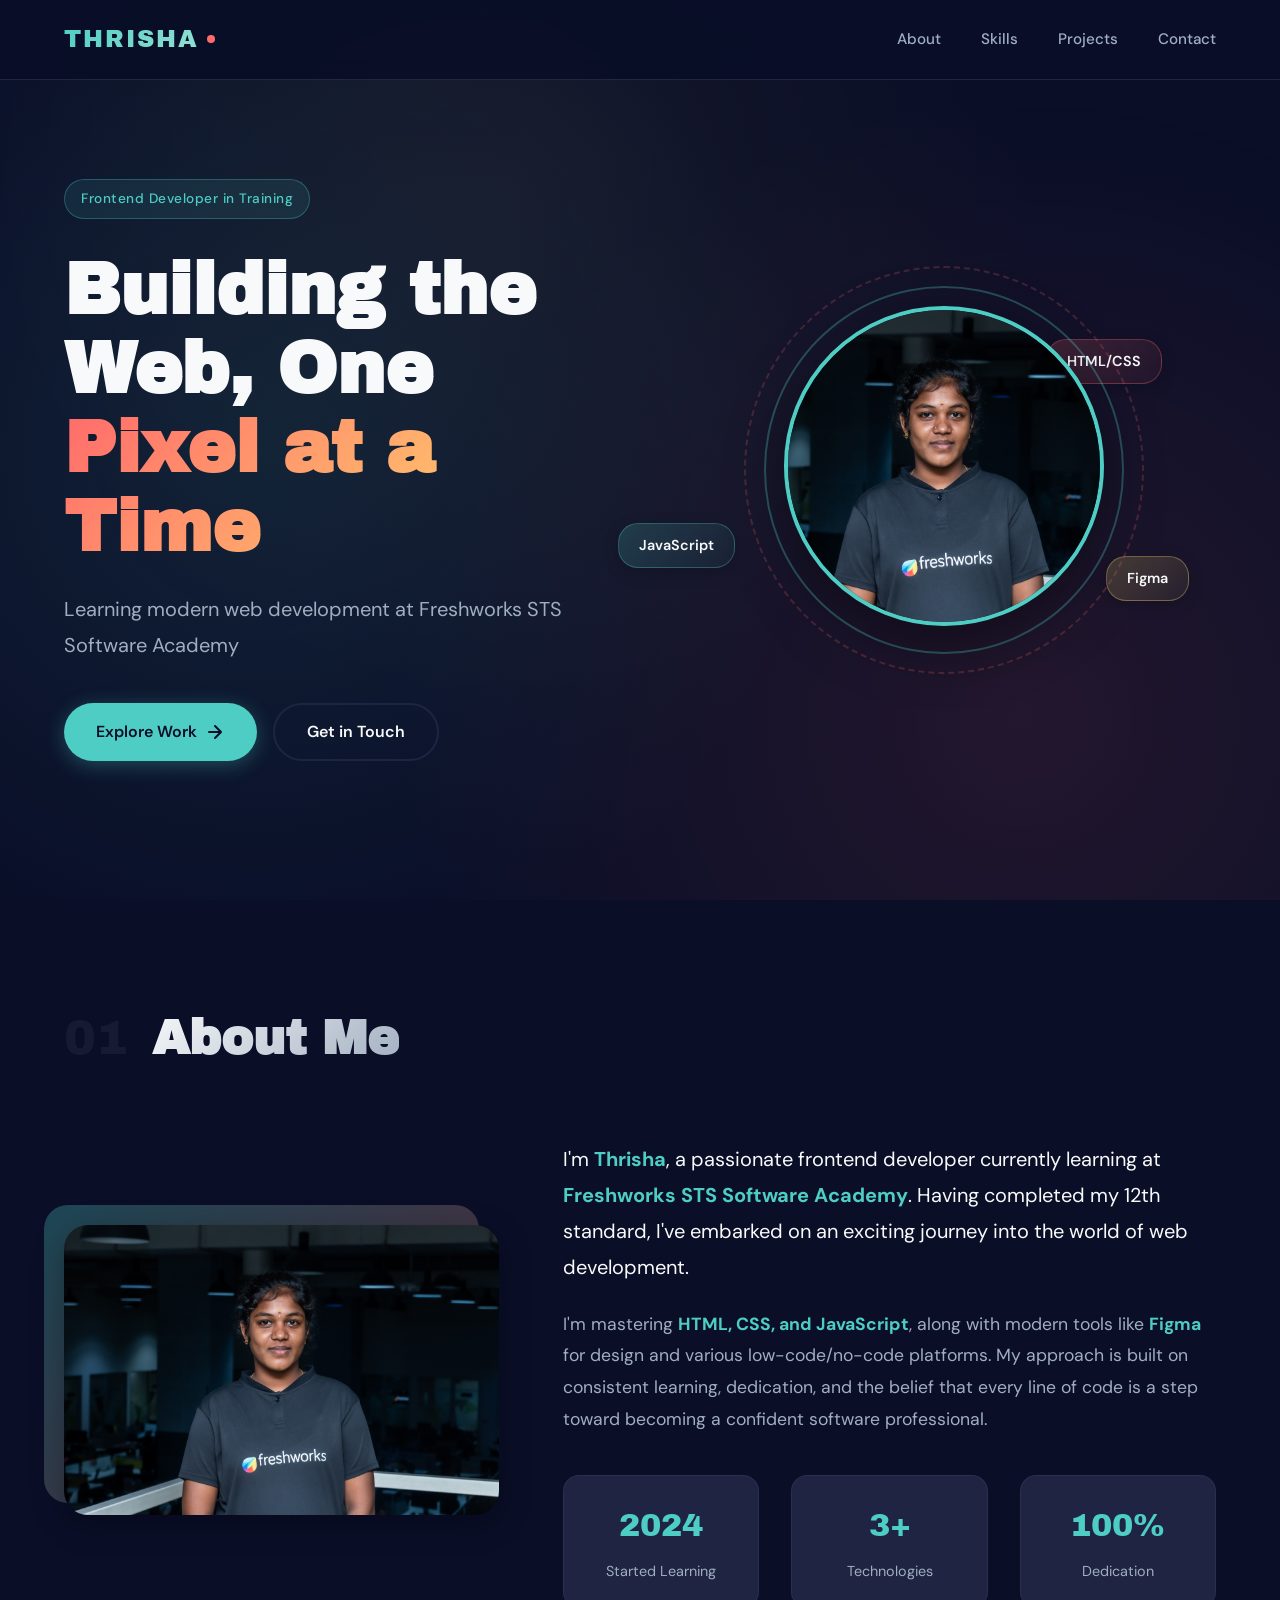
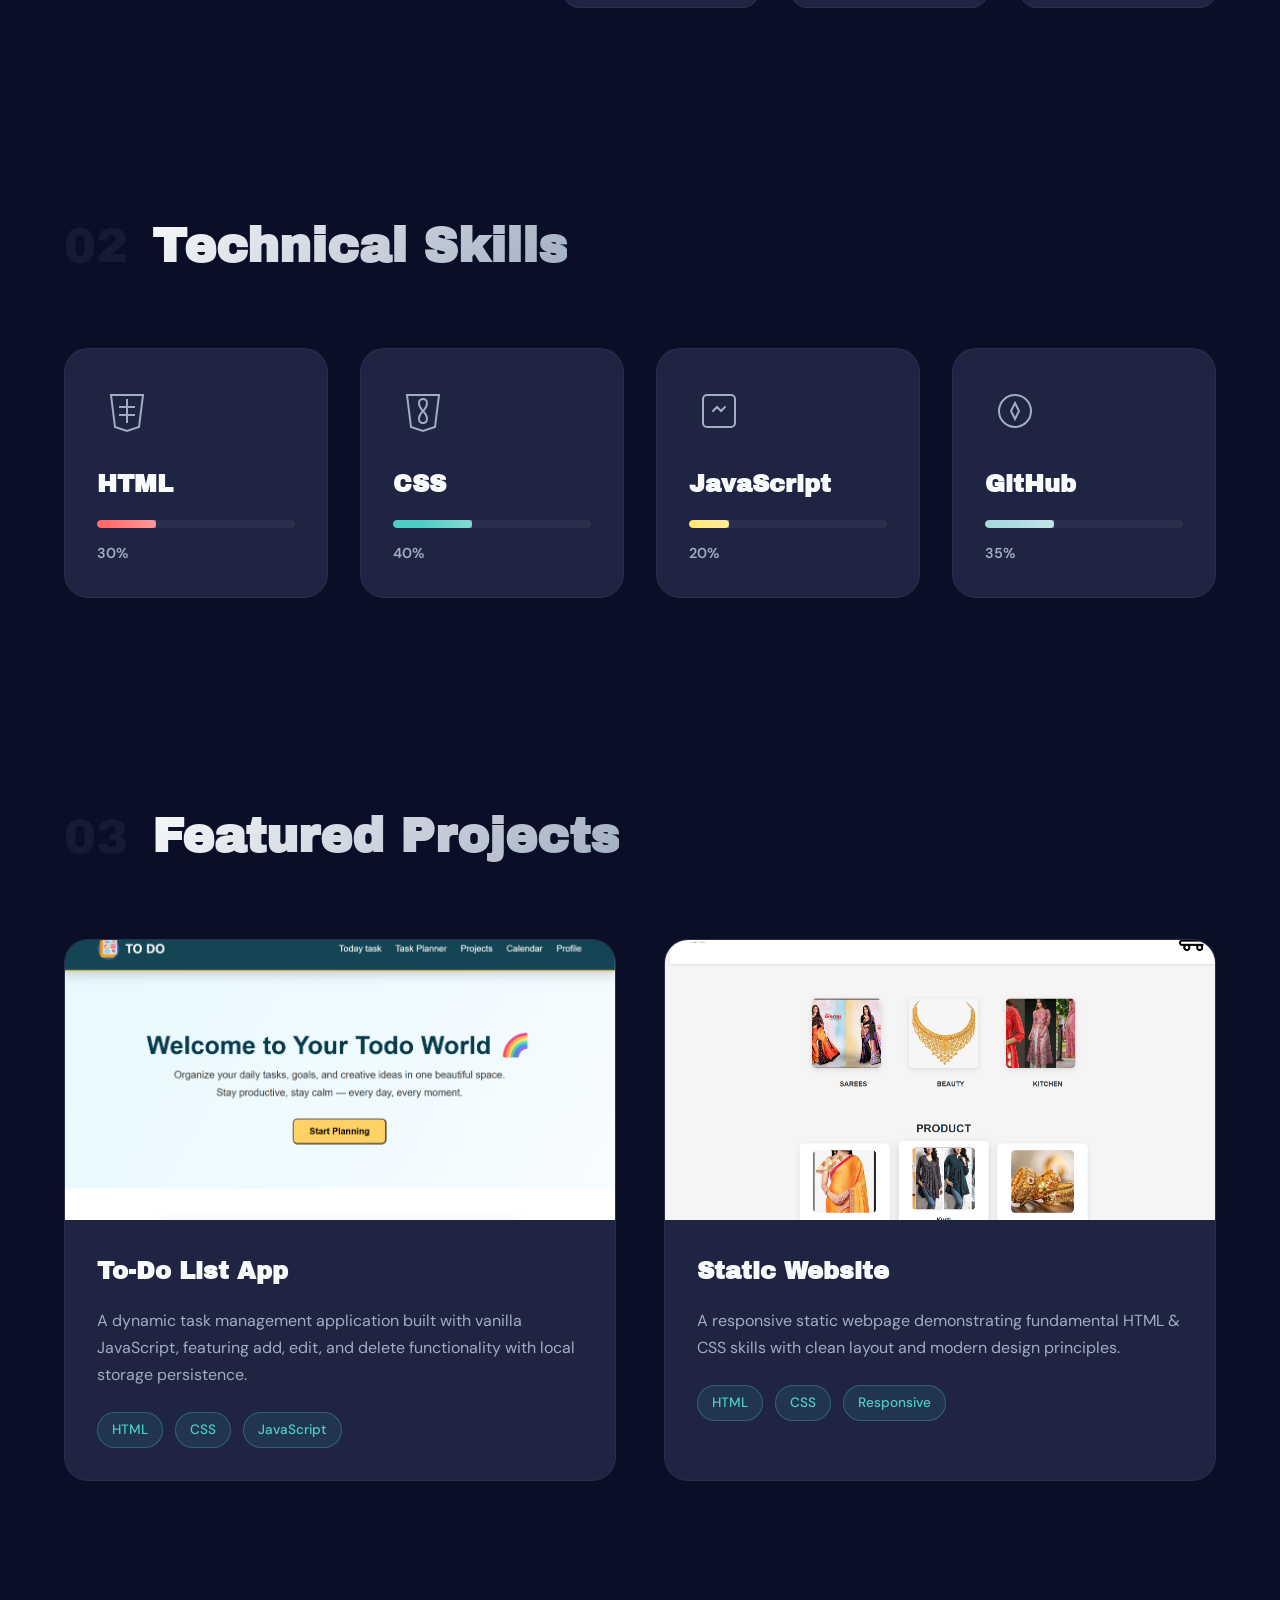
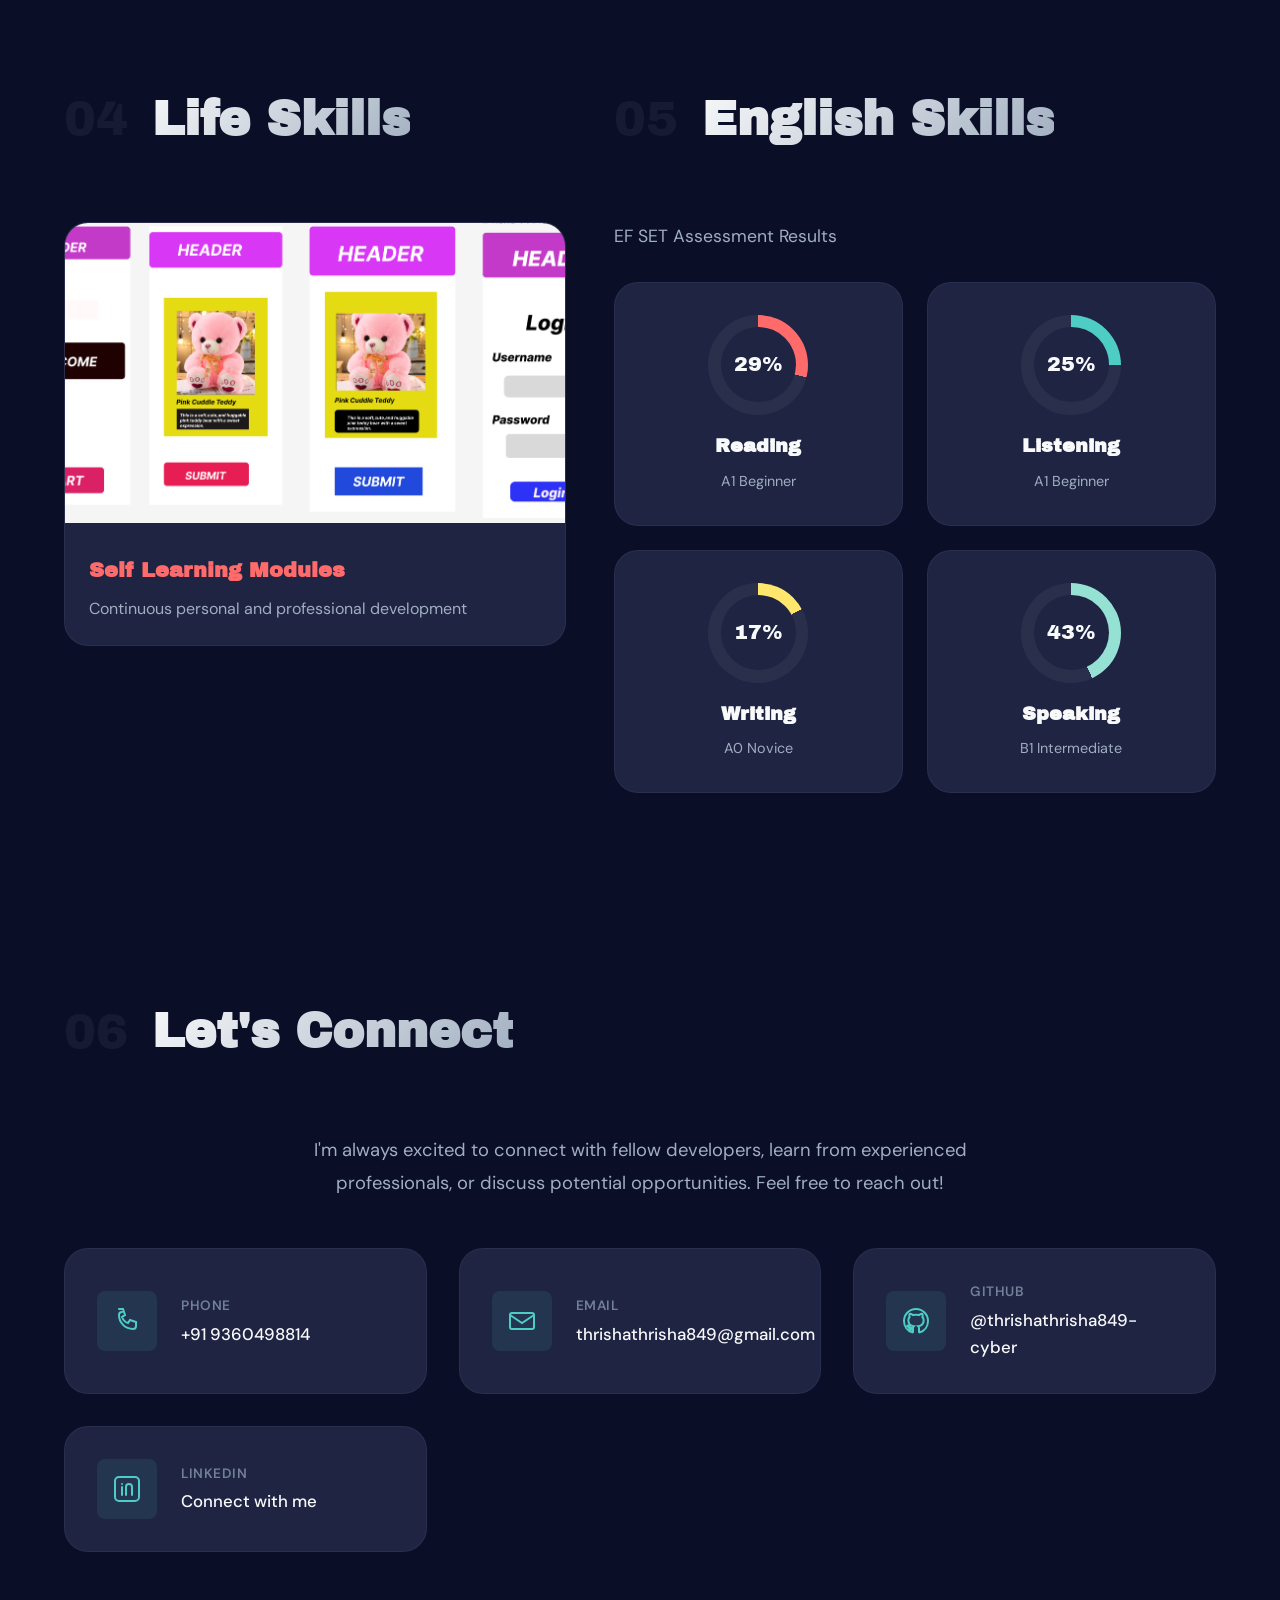
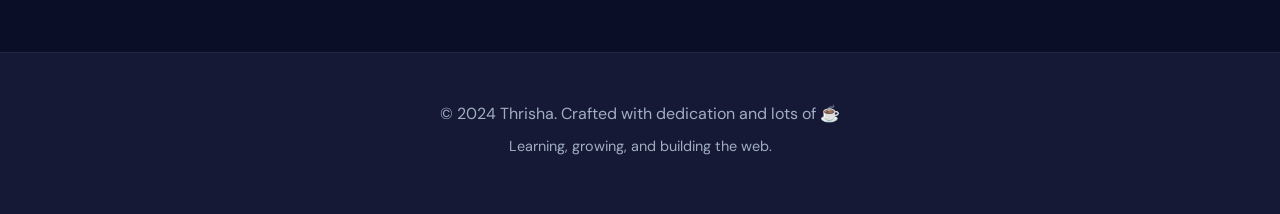
<file: index.html>
<!-- <!DOCTYPE html>
<html lang="en">
  <head>
    <meta charset="UTF-8" />
    <meta name="viewport" content="width=device-width, initial-scale=1.0" />
    <title>Thrisha Portfolio</title>
    <link rel="stylesheet" href="./style.css" />
  </head>

  <body>
    <header>
      <h2>Thrisha</h2>
      <nav>
        <a href="#about">About</a>
        <a href="#skills">Skills</a>
        <a href="#projects">Projects</a>
        <a href="#contact">Contact</a>
      </nav>
    </header>

    <section class="hero">
      <div class="hero-text">
        <h1>Hi, I'm Thrisha</h1>
        <a href="#projects" class="btn btn-primary">View Projects</a>
        <a href="#contact" class="btn btn-secondary">Contact Me</a>
      </div>
      <img src="./images/my photo.jpg" alt="Thrisha Profile" />
    </section>

    <section class="section" id="about">
      <h2>About Me</h2>
      <div class="about-container">
        <img src="./images/my photo.jpg" alt="About Thrisha" />
        <p class="about">
          I'm Thrisha, I'm learning frontend development at Freshworks STS
          Software Academy. I have completed my 12th standard and I am learning
          HTML, CSS, and JavaScript. I am also learning Low-Code / No-Code tools
          and Figma design. I believe in consistent learning and hard work, and
          I aim to grow as a confident software professional.
        </p>
      </div>
    </section>

    <section class="section" id="skills">
      <h2>My Skills</h2>

      <div class="skill">
        <div class="skill-title">
          <span>HTML</span>
          <span class="percent">30%</span>
        </div>
        <div class="bar">
          <div class="fill html"></div>
        </div>
      </div>

      <div class="skill">
        <div class="skill-title">
          <span>CSS</span>
          <span class="percent">40%</span>
        </div>
        <div class="bar">
          <div class="fill css"></div>
        </div>
      </div>

      <div class="skill">
        <div class="skill-title">
          <span>JavaScript</span>
          <span class="percent">20%</span>
        </div>
        <div class="bar">
          <div class="fill js"></div>
        </div>
      </div>

      <div class="skill">
        <div class="skill-title">
          <span>GitHub</span>
          <span class="percent">35%</span>
        </div>
        <div class="bar">
          <div class="fill life"></div>
        </div>
      </div>
    </section>

    <section class="section" id="projects">
      <h2>Projects</h2>

      <div class="projects">
        <div class="project">
          <img src="./images/project2.png" alt="To Do App" />
          <h3>To-Do List App</h3>
          <p>Task management web application.</p>
          <a
            href="https://thrishathrisha849-cyber.github.io/Project-TODO-list/"
            target="_blank"
            class="btn btn-primary"
            >View Website</a
          >
        </div>

        <div class="project">
          <img src="./images/project3.png" alt="Static Website" />
          <h3>Static Website</h3>
          <p>HTML & CSS static webpage.</p>
          <a
            href="https://thrishathrisha849-cyber.github.io/static-webpage/"
            target="_blank"
            class="btn btn-primary"
            >View Website</a
          >
        </div>
      </div>
    </section>

    <section class="section" id="life-skills">
      <h2>Life Skills</h2>

      <div class="life-card">
        <img src="./images/Figma.png" alt="Figma" />
        <h3>Life Skills Project</h3>
        <p>Self Learning Modules</p>
      </div>
    </section>

    <section class="section" id="english">
      <h2>English Skills</h2>

      <p class="about">EF SET English assessment results</p>

      <div class="english-scores">
        <div class="score-card">
          <div class="circle c29"><span>29%</span></div>
          <h4>Reading</h4>
          <p>A1 Beginner</p>
        </div>

        <div class="score-card">
          <div class="circle c25"><span>25%</span></div>
          <h4>Listening</h4>
          <p>A1 Beginner</p>
        </div>

        <div class="score-card">
          <div class="circle c17"><span>17%</span></div>
          <h4>Writing</h4>
          <p>A0 Novice</p>
        </div>

        <div class="score-card">
          <div class="circle c43"><span>43%</span></div>
          <h4>Speaking</h4>
          <p>B1 Intermediate</p>
        </div>
      </div>
    </section>

    <section class="section" id="contact">
      <h2>Contact Me</h2>

      <div class="contact-container">
        <div class="contact-card">
          <img
            src="https://cdn-icons-png.flaticon.com/512/724/724664.png"
            alt="Phone"
          />
          <span>+91 9360498814</span>
        </div>

        <div class="contact-card">
          <img
            src="https://cdn-icons-png.flaticon.com/512/732/732200.png"
            alt="Email"
          />
          <span>thrishathrisha849@gmail.com</span>
        </div>

        <a
          href="https://github.com/thrishathrisha849-cyber"
          target="_blank"
          class="contact-card"
        >
          <img
            src="https://cdn-icons-png.flaticon.com/512/733/733553.png"
            alt="GitHub"
          />
          <span>GitHub</span>
        </a>

        <a
          href="https://linkedin.com/in/yourusername"
          target="_blank"
          class="contact-card"
        >
          <img
            src="https://cdn-icons-png.flaticon.com/512/733/733561.png"
            alt="LinkedIn"
          />
          <span>LinkedIn</span>
        </a>
      </div>
    </section>
  </body>
</html> -->








<!DOCTYPE html>
<html lang="en">
<head>
    <meta charset="UTF-8">
    <meta name="viewport" content="width=device-width, initial-scale=1.0">
    <title>Thrisha - Frontend Developer</title>
    <link rel="preconnect" href="https://fonts.googleapis.com">
    <link rel="preconnect" href="https://fonts.gstatic.com" crossorigin>
    <link href="https://fonts.googleapis.com/css2?family=Archivo+Black&family=DM+Sans:wght@400;500;700&display=swap" rel="stylesheet">
    
    <style>
        :root {
            --color-bg: #0a0e27;
            --color-bg-secondary: #151935;
            --color-surface: #1e2442;
            --color-surface-hover: #252b4f;
            
            --color-primary: #4ECDC4;
            --color-accent: #FF6B6B;
            --color-accent-2: #FFE66D;
            --color-accent-3: #95E1D3;
            
            --color-text: #f8f9fa;
            --color-text-dim: #a0aec0;
            --color-text-muted: #718096;
            
            --font-display: 'Archivo Black', sans-serif;
            --font-body: 'DM Sans', sans-serif;
            
            --spacing-xs: 0.5rem;
            --spacing-sm: 1rem;
            --spacing-md: 1.5rem;
            --spacing-lg: 2rem;
            --spacing-xl: 3rem;
            --spacing-2xl: 4rem;
            
            --radius-sm: 8px;
            --radius-md: 16px;
            --radius-lg: 24px;
            
            --shadow-sm: 0 2px 8px rgba(0, 0, 0, 0.1);
            --shadow-md: 0 4px 16px rgba(0, 0, 0, 0.2);
            --shadow-lg: 0 8px 32px rgba(0, 0, 0, 0.3);
            --shadow-glow: 0 0 30px rgba(78, 205, 196, 0.3);
        }

        * {
            margin: 0;
            padding: 0;
            box-sizing: border-box;
        }

        html {
            scroll-behavior: smooth;
        }

        body {
            font-family: var(--font-body);
            background: var(--color-bg);
            color: var(--color-text);
            line-height: 1.6;
            overflow-x: hidden;
            position: relative;
        }

        body::before {
            content: '';
            position: fixed;
            top: 0;
            left: 0;
            width: 100%;
            height: 100%;
            background: 
                radial-gradient(circle at 20% 50%, rgba(78, 205, 196, 0.1) 0%, transparent 50%),
                radial-gradient(circle at 80% 80%, rgba(255, 107, 107, 0.1) 0%, transparent 50%),
                radial-gradient(circle at 40% 20%, rgba(255, 230, 109, 0.05) 0%, transparent 50%);
            pointer-events: none;
            z-index: -1;
        }

        /* Header */
        header {
            position: fixed;
            top: 0;
            left: 0;
            width: 100%;
            height: 80px;
            background: rgba(10, 14, 39, 0.95);
            backdrop-filter: blur(10px);
            border-bottom: 1px solid rgba(255, 255, 255, 0.1);
            display: flex;
            justify-content: space-between;
            align-items: center;
            padding: 0 5%;
            z-index: 1000;
            animation: slideDown 0.6s ease;
        }

        @keyframes slideDown {
            from {
                transform: translateY(-100%);
                opacity: 0;
            }
            to {
                transform: translateY(0);
                opacity: 1;
            }
        }

        .logo {
            display: flex;
            align-items: center;
            gap: 8px;
        }

        .logo-text {
            font-family: var(--font-display);
            font-size: 1.5rem;
            letter-spacing: 2px;
            background: linear-gradient(135deg, var(--color-primary), var(--color-accent-3));
            -webkit-background-clip: text;
            -webkit-text-fill-color: transparent;
            background-clip: text;
        }

        .logo-dot {
            width: 8px;
            height: 8px;
            background: var(--color-accent);
            border-radius: 50%;
            animation: pulse 2s ease-in-out infinite;
        }

        @keyframes pulse {
            0%, 100% {
                transform: scale(1);
                opacity: 1;
            }
            50% {
                transform: scale(1.3);
                opacity: 0.7;
            }
        }

        nav {
            display: flex;
            gap: 2.5rem;
        }

        .nav-link {
            font-size: 0.95rem;
            font-weight: 500;
            text-decoration: none;
            color: var(--color-text-dim);
            transition: color 0.3s ease;
            position: relative;
        }

        .nav-link::after {
            content: '';
            position: absolute;
            bottom: -4px;
            left: 0;
            width: 0;
            height: 2px;
            background: var(--color-primary);
            transition: width 0.3s ease;
        }

        .nav-link:hover {
            color: var(--color-text);
        }

        .nav-link:hover::after {
            width: 100%;
        }

        /* Hero Section */
        .hero {
            min-height: 100vh;
            display: flex;
            align-items: center;
            justify-content: space-between;
            padding: 120px 5% 80px;
            gap: 4rem;
        }

        .hero-content {
            flex: 1;
            max-width: 600px;
            animation: fadeInUp 0.8s ease 0.2s backwards;
        }

        @keyframes fadeInUp {
            from {
                opacity: 0;
                transform: translateY(30px);
            }
            to {
                opacity: 1;
                transform: translateY(0);
            }
        }

        .hero-label {
            display: inline-block;
            padding: 8px 16px;
            background: rgba(78, 205, 196, 0.1);
            border: 1px solid rgba(78, 205, 196, 0.3);
            border-radius: 20px;
            font-size: 0.85rem;
            font-weight: 500;
            color: var(--color-primary);
            margin-bottom: 2rem;
            letter-spacing: 0.5px;
        }

        .hero-title {
            font-family: var(--font-display);
            font-size: clamp(2.5rem, 8vw, 4.5rem);
            line-height: 1.1;
            margin-bottom: 1.5rem;
        }

        .hero-title .line {
            display: block;
            animation: slideInLeft 0.8s ease backwards;
        }

        .hero-title .line:nth-child(2) {
            animation-delay: 0.1s;
        }

        .hero-title .line.accent {
            background: linear-gradient(135deg, var(--color-accent), var(--color-accent-2));
            -webkit-background-clip: text;
            -webkit-text-fill-color: transparent;
            background-clip: text;
            animation-delay: 0.2s;
        }

        @keyframes slideInLeft {
            from {
                opacity: 0;
                transform: translateX(-50px);
            }
            to {
                opacity: 1;
                transform: translateX(0);
            }
        }

        .hero-subtitle {
            font-size: 1.25rem;
            color: var(--color-text-dim);
            margin-bottom: 2.5rem;
            line-height: 1.8;
        }

        .hero-buttons {
            display: flex;
            gap: 1rem;
            flex-wrap: wrap;
        }

        .btn {
            display: inline-flex;
            align-items: center;
            gap: 0.5rem;
            padding: 14px 32px;
            border-radius: 50px;
            font-weight: 600;
            font-size: 1rem;
            text-decoration: none;
            transition: all 0.3s ease;
            cursor: pointer;
        }

        .btn-primary {
            background: var(--color-primary);
            color: var(--color-bg);
            box-shadow: 0 4px 20px rgba(78, 205, 196, 0.3);
        }

        .btn-primary:hover {
            transform: translateY(-2px);
            box-shadow: 0 6px 30px rgba(78, 205, 196, 0.5);
        }

        .btn-primary svg {
            transition: transform 0.3s ease;
        }

        .btn-primary:hover svg {
            transform: translateX(4px);
        }

        .btn-secondary {
            background: transparent;
            color: var(--color-text);
            border: 2px solid var(--color-surface);
        }

        .btn-secondary:hover {
            background: var(--color-surface);
            border-color: var(--color-primary);
        }

        /* Hero Visual */
        .hero-visual {
            flex: 1;
            display: flex;
            justify-content: center;
            align-items: center;
            position: relative;
            animation: fadeIn 1s ease 0.4s backwards;
        }

        @keyframes fadeIn {
            from {
                opacity: 0;
            }
            to {
                opacity: 1;
            }
        }

        .profile-container {
            position: relative;
            z-index: 2;
        }

        .profile-image {
            width: 320px;
            height: 320px;
            border-radius: 50%;
            object-fit: cover;
            border: 4px solid var(--color-primary);
            box-shadow: 0 20px 60px rgba(0, 0, 0, 0.4);
            animation: float 6s ease-in-out infinite;
        }

        @keyframes float {
            0%, 100% {
                transform: translateY(0px);
            }
            50% {
                transform: translateY(-20px);
            }
        }

        .profile-ring {
            position: absolute;
            top: -20px;
            left: -20px;
            right: -20px;
            bottom: -20px;
            border: 2px solid rgba(78, 205, 196, 0.3);
            border-radius: 50%;
            animation: rotate 20s linear infinite;
        }

        .profile-ring-2 {
            position: absolute;
            top: -40px;
            left: -40px;
            right: -40px;
            bottom: -40px;
            border: 2px dashed rgba(255, 107, 107, 0.2);
            border-radius: 50%;
            animation: rotate 30s linear infinite reverse;
        }

        @keyframes rotate {
            from {
                transform: rotate(0deg);
            }
            to {
                transform: rotate(360deg);
            }
        }

        .floating-badge {
            position: absolute;
            padding: 10px 20px;
            background: var(--color-surface);
            border: 1px solid rgba(255, 255, 255, 0.1);
            border-radius: 20px;
            font-size: 0.9rem;
            font-weight: 600;
            color: var(--color-text);
            box-shadow: var(--shadow-md);
            animation: floatBadge 4s ease-in-out infinite;
        }

        .badge-1 {
            top: 10%;
            right: 10%;
            background: linear-gradient(135deg, rgba(255, 107, 107, 0.2), rgba(255, 107, 107, 0.05));
            border-color: rgba(255, 107, 107, 0.3);
            animation-delay: 0s;
        }

        .badge-2 {
            bottom: 20%;
            left: -10%;
            background: linear-gradient(135deg, rgba(78, 205, 196, 0.2), rgba(78, 205, 196, 0.05));
            border-color: rgba(78, 205, 196, 0.3);
            animation-delay: 1.3s;
        }

        .badge-3 {
            bottom: 10%;
            right: 5%;
            background: linear-gradient(135deg, rgba(255, 230, 109, 0.2), rgba(255, 230, 109, 0.05));
            border-color: rgba(255, 230, 109, 0.3);
            animation-delay: 2.6s;
        }

        @keyframes floatBadge {
            0%, 100% {
                transform: translateY(0px) scale(1);
            }
            50% {
                transform: translateY(-15px) scale(1.05);
            }
        }

        /* Section Styles */
        .section {
            padding: 100px 5%;
            max-width: 1400px;
            margin: 0 auto;
        }

        .section-header {
            display: flex;
            align-items: center;
            gap: 1.5rem;
            margin-bottom: 4rem;
        }

        .section-number {
            font-family: var(--font-display);
            font-size: 3rem;
            color: rgba(255, 255, 255, 0.05);
            line-height: 1;
        }

        .section-title {
            font-family: var(--font-display);
            font-size: clamp(2rem, 5vw, 3rem);
            background: linear-gradient(135deg, var(--color-text), var(--color-text-dim));
            -webkit-background-clip: text;
            -webkit-text-fill-color: transparent;
            background-clip: text;
        }

        /* About Section */
        .about-grid {
            display: grid;
            grid-template-columns: 1fr 1.5fr;
            gap: 4rem;
            align-items: center;
        }

        .about-image-wrapper {
            position: relative;
        }

        .about-image {
            width: 100%;
            border-radius: var(--radius-lg);
            box-shadow: var(--shadow-lg);
            position: relative;
            z-index: 2;
        }

        .about-decoration {
            position: absolute;
            top: -20px;
            left: -20px;
            right: 20px;
            bottom: 20px;
            background: linear-gradient(135deg, rgba(78, 205, 196, 0.3), rgba(255, 107, 107, 0.3));
            border-radius: var(--radius-lg);
            z-index: 1;
        }

        .about-text {
            display: flex;
            flex-direction: column;
            gap: 1.5rem;
        }

        .about-intro {
            font-size: 1.25rem;
            line-height: 1.8;
            color: var(--color-text);
        }

        .about-intro strong,
        .about-description strong {
            color: var(--color-primary);
            font-weight: 700;
        }

        .about-description {
            font-size: 1.1rem;
            line-height: 1.8;
            color: var(--color-text-dim);
        }

        .about-stats {
            display: grid;
            grid-template-columns: repeat(3, 1fr);
            gap: 2rem;
            margin-top: 1rem;
        }

        .stat {
            text-align: center;
            padding: 1.5rem;
            background: var(--color-surface);
            border-radius: var(--radius-md);
            border: 1px solid rgba(255, 255, 255, 0.05);
            transition: transform 0.3s ease, border-color 0.3s ease;
        }

        .stat:hover {
            transform: translateY(-5px);
            border-color: var(--color-primary);
        }

        .stat-number {
            font-family: var(--font-display);
            font-size: 2rem;
            color: var(--color-primary);
            margin-bottom: 0.5rem;
        }

        .stat-label {
            font-size: 0.9rem;
            color: var(--color-text-dim);
        }

        /* Skills Section */
        .skills-grid {
            display: grid;
            grid-template-columns: repeat(auto-fit, minmax(250px, 1fr));
            gap: 2rem;
        }

        .skill-card {
            background: var(--color-surface);
            padding: 2rem;
            border-radius: var(--radius-lg);
            border: 1px solid rgba(255, 255, 255, 0.05);
            transition: all 0.3s ease;
            position: relative;
            overflow: hidden;
        }

        .skill-card::before {
            content: '';
            position: absolute;
            top: 0;
            left: 0;
            width: 100%;
            height: 4px;
            background: linear-gradient(90deg, var(--skill-color), transparent);
            opacity: 0;
            transition: opacity 0.3s ease;
        }

        .skill-card:hover::before {
            opacity: 1;
        }

        .skill-card:hover {
            transform: translateY(-8px);
            border-color: rgba(255, 255, 255, 0.1);
            box-shadow: var(--shadow-lg);
        }

        .skill-card:nth-child(1) { --skill-color: #FF6B6B; }
        .skill-card:nth-child(2) { --skill-color: #4ECDC4; }
        .skill-card:nth-child(3) { --skill-color: #FFE66D; }
        .skill-card:nth-child(4) { --skill-color: #A8DADC; }

        .skill-icon {
            width: 60px;
            height: 60px;
            display: flex;
            align-items: center;
            justify-content: center;
            margin-bottom: 1.5rem;
            color: var(--color-text-dim);
            transition: color 0.3s ease, transform 0.3s ease;
        }

        .skill-card:hover .skill-icon {
            color: var(--color-primary);
            transform: scale(1.1);
        }

        .skill-name {
            font-family: var(--font-display);
            font-size: 1.5rem;
            margin-bottom: 1rem;
        }

        .skill-progress {
            height: 8px;
            background: rgba(255, 255, 255, 0.05);
            border-radius: 10px;
            overflow: hidden;
            margin-bottom: 0.75rem;
        }

        .skill-bar {
            height: 100%;
            border-radius: 10px;
            position: relative;
            animation: fillBar 2s ease forwards;
        }

        @keyframes fillBar {
            from {
                width: 0;
            }
        }

        .skill-bar::after {
            content: '';
            position: absolute;
            top: 0;
            right: 0;
            width: 50px;
            height: 100%;
            background: linear-gradient(90deg, transparent, rgba(255, 255, 255, 0.3));
            animation: shimmer 2s infinite;
        }

        @keyframes shimmer {
            0% {
                transform: translateX(-100%);
            }
            100% {
                transform: translateX(100%);
            }
        }

        .skill-percent {
            font-size: 0.9rem;
            font-weight: 600;
            color: var(--color-text-dim);
        }

        /* Projects Section */
        .projects-grid {
            display: grid;
            grid-template-columns: repeat(auto-fit, minmax(400px, 1fr));
            gap: 3rem;
        }

        .project-card {
            background: var(--color-surface);
            border-radius: var(--radius-lg);
            overflow: hidden;
            border: 1px solid rgba(255, 255, 255, 0.05);
            transition: all 0.3s ease;
        }

        .project-card:hover {
            transform: translateY(-10px);
            box-shadow: var(--shadow-lg);
            border-color: rgba(78, 205, 196, 0.3);
        }

        .project-image {
            position: relative;
            height: 280px;
            overflow: hidden;
        }

        .project-image img {
            width: 100%;
            height: 100%;
            object-fit: cover;
            transition: transform 0.5s ease;
        }

        .project-card:hover .project-image img {
            transform: scale(1.1);
        }

        .project-overlay {
            position: absolute;
            top: 0;
            left: 0;
            width: 100%;
            height: 100%;
            background: rgba(10, 14, 39, 0.9);
            display: flex;
            align-items: center;
            justify-content: center;
            opacity: 0;
            transition: opacity 0.3s ease;
        }

        .project-card:hover .project-overlay {
            opacity: 1;
        }

        .project-link {
            display: inline-flex;
            align-items: center;
            gap: 0.5rem;
            padding: 12px 28px;
            background: var(--color-primary);
            color: var(--color-bg);
            text-decoration: none;
            border-radius: 50px;
            font-weight: 600;
            transition: all 0.3s ease;
        }

        .project-link:hover {
            transform: scale(1.05);
            box-shadow: 0 4px 20px rgba(78, 205, 196, 0.5);
        }

        .project-link svg {
            transition: transform 0.3s ease;
        }

        .project-link:hover svg {
            transform: translateX(4px);
        }

        .project-content {
            padding: 2rem;
        }

        .project-title {
            font-family: var(--font-display);
            font-size: 1.5rem;
            margin-bottom: 1rem;
            color: var(--color-text);
        }

        .project-description {
            color: var(--color-text-dim);
            line-height: 1.7;
            margin-bottom: 1.5rem;
        }

        .project-tags {
            display: flex;
            gap: 0.75rem;
            flex-wrap: wrap;
        }

        .tag {
            padding: 6px 14px;
            background: rgba(78, 205, 196, 0.1);
            border: 1px solid rgba(78, 205, 196, 0.3);
            border-radius: 20px;
            font-size: 0.85rem;
            font-weight: 500;
            color: var(--color-primary);
        }

        /* Additional Section */
        .additional-grid {
            display: grid;
            grid-template-columns: 1fr 1.2fr;
            gap: 3rem;
        }

        .life-card {
            background: var(--color-surface);
            border-radius: var(--radius-lg);
            overflow: hidden;
            border: 1px solid rgba(255, 255, 255, 0.05);
            transition: all 0.3s ease;
        }

        .life-card:hover {
            transform: translateY(-5px);
            border-color: rgba(255, 107, 107, 0.3);
        }

        .life-card img {
            width: 100%;
            height: 300px;
            object-fit: cover;
        }

        .life-content {
            padding: 1.5rem;
        }

        .life-content h3 {
            font-family: var(--font-display);
            font-size: 1.3rem;
            margin-bottom: 0.5rem;
            color: var(--color-accent);
        }

        .life-content p {
            color: var(--color-text-dim);
        }

        .english-subtitle {
            color: var(--color-text-dim);
            margin-bottom: 2rem;
            font-size: 1.1rem;
        }

        .english-grid {
            display: grid;
            grid-template-columns: repeat(2, 1fr);
            gap: 1.5rem;
        }

        .english-card {
            background: var(--color-surface);
            padding: 2rem;
            border-radius: var(--radius-lg);
            border: 1px solid rgba(255, 255, 255, 0.05);
            text-align: center;
            transition: all 0.3s ease;
        }

        .english-card:hover {
            transform: translateY(-5px);
            border-color: rgba(255, 255, 255, 0.1);
        }

        .english-card h4 {
            font-family: var(--font-display);
            font-size: 1.2rem;
            margin: 1rem 0 0.5rem;
            color: var(--color-text);
        }

        .level {
            font-size: 0.9rem;
            color: var(--color-text-dim);
        }

        .circular-progress {
            width: 100px;
            height: 100px;
            border-radius: 50%;
            display: flex;
            align-items: center;
            justify-content: center;
            margin: 0 auto 1rem;
            position: relative;
        }

        .circular-progress::before {
            content: '';
            position: absolute;
            width: 75px;
            height: 75px;
            border-radius: 50%;
            background: var(--color-surface);
        }

        .progress-value {
            position: relative;
            z-index: 2;
            font-family: var(--font-display);
            font-size: 1.3rem;
            color: var(--color-text);
        }

        .english-card:nth-child(1) .circular-progress {
            background: conic-gradient(#FF6B6B 29%, rgba(255, 255, 255, 0.05) 0);
        }
        .english-card:nth-child(2) .circular-progress {
            background: conic-gradient(#4ECDC4 25%, rgba(255, 255, 255, 0.05) 0);
        }
        .english-card:nth-child(3) .circular-progress {
            background: conic-gradient(#FFE66D 17%, rgba(255, 255, 255, 0.05) 0);
        }
        .english-card:nth-child(4) .circular-progress {
            background: conic-gradient(#95E1D3 43%, rgba(255, 255, 255, 0.05) 0);
        }

        /* Contact Section */
        .contact-intro {
            text-align: center;
            font-size: 1.15rem;
            color: var(--color-text-dim);
            max-width: 700px;
            margin: 0 auto 3rem;
            line-height: 1.8;
        }

        .contact-grid {
            display: grid;
            grid-template-columns: repeat(auto-fit, minmax(280px, 1fr));
            gap: 2rem;
        }

        .contact-card {
            background: var(--color-surface);
            padding: 2rem;
            border-radius: var(--radius-lg);
            border: 1px solid rgba(255, 255, 255, 0.05);
            display: flex;
            align-items: center;
            gap: 1.5rem;
            text-decoration: none;
            color: var(--color-text);
            transition: all 0.3s ease;
        }

        .contact-card:hover {
            transform: translateY(-5px);
            border-color: var(--color-primary);
            box-shadow: var(--shadow-md);
        }

        .contact-icon {
            width: 60px;
            height: 60px;
            display: flex;
            align-items: center;
            justify-content: center;
            background: rgba(78, 205, 196, 0.1);
            border-radius: var(--radius-sm);
            color: var(--color-primary);
            flex-shrink: 0;
            transition: all 0.3s ease;
        }

        .contact-card:hover .contact-icon {
            background: var(--color-primary);
            color: var(--color-bg);
            transform: scale(1.1);
        }

        .contact-info {
            display: flex;
            flex-direction: column;
            gap: 0.25rem;
        }

        .contact-label {
            font-size: 0.85rem;
            font-weight: 600;
            color: var(--color-text-muted);
            text-transform: uppercase;
            letter-spacing: 0.5px;
        }

        .contact-value {
            font-size: 1.05rem;
            font-weight: 500;
            color: var(--color-text);
        }

        /* Footer */
        .footer {
            background: var(--color-bg-secondary);
            border-top: 1px solid rgba(255, 255, 255, 0.05);
            padding: 3rem 5%;
            text-align: center;
        }

        .footer-content {
            max-width: 1400px;
            margin: 0 auto;
        }

        .footer-content p {
            color: var(--color-text-dim);
            margin-bottom: 0.5rem;
        }

        .footer-note {
            font-size: 0.9rem;
            color: var(--color-text-muted);
        }

        /* Responsive Design */
        @media (max-width: 1024px) {
            .hero {
                flex-direction: column-reverse;
                text-align: center;
                padding: 140px 5% 80px;
            }

            .hero-content {
                max-width: 100%;
            }

            .hero-buttons {
                justify-content: center;
            }

            .about-grid {
                grid-template-columns: 1fr;
            }

            .additional-grid {
                grid-template-columns: 1fr;
            }

            .english-grid {
                grid-template-columns: repeat(2, 1fr);
            }
        }

        @media (max-width: 768px) {
            header {
                padding: 0 4%;
                height: 70px;
            }

            .logo-text {
                font-size: 1.2rem;
            }

            nav {
                gap: 1.5rem;
            }

            .nav-link {
                font-size: 0.85rem;
            }

            .section {
                padding: 60px 4%;
            }

            .section-header {
                margin-bottom: 2.5rem;
            }

            .section-number {
                font-size: 2rem;
            }

            .section-title {
                font-size: 2rem;
            }

            .projects-grid {
                grid-template-columns: 1fr;
            }

            .about-stats {
                grid-template-columns: 1fr;
            }

            .skills-grid {
                grid-template-columns: 1fr;
            }

            .profile-image {
                width: 260px;
                height: 260px;
            }

            .floating-badge {
                display: none;
            }

            .english-grid {
                grid-template-columns: 1fr;
            }

            .contact-grid {
                grid-template-columns: 1fr;
            }
        }

        @media (max-width: 480px) {
            .hero-title {
                font-size: 2rem;
            }

            .btn {
                padding: 12px 24px;
                font-size: 0.9rem;
            }
        }
    </style>
</head>

<body>
    <header>
        <div class="logo">
            <span class="logo-text">THRISHA</span>
            <span class="logo-dot"></span>
        </div>
        <nav>
            <a href="#about" class="nav-link">About</a>
            <a href="#skills" class="nav-link">Skills</a>
            <a href="#projects" class="nav-link">Projects</a>
            <a href="#contact" class="nav-link">Contact</a>
        </nav>
    </header>

    <section class="hero">
        <div class="hero-content">
            <div class="hero-label">Frontend Developer in Training</div>
            <h1 class="hero-title">
                <span class="line">Building the</span>
                <span class="line">Web, One</span>
                <span class="line accent">Pixel at a Time</span>
            </h1>
            <p class="hero-subtitle">
                Learning modern web development at Freshworks STS Software Academy
            </p>
            <div class="hero-buttons">
                <a href="#projects" class="btn btn-primary">
                    <span>Explore Work</span>
                    <svg width="20" height="20" viewBox="0 0 20 20" fill="none">
                        <path d="M4 10H16M16 10L10 4M16 10L10 16" stroke="currentColor" stroke-width="2" stroke-linecap="round"/>
                    </svg>
                </a>
                <a href="#contact" class="btn btn-secondary">Get in Touch</a>
            </div>
        </div>
        <div class="hero-visual">
            <div class="profile-container">
                <img src="./images/my photo.jpg" alt="Thrisha" class="profile-image" />
                <div class="profile-ring"></div>
                <div class="profile-ring-2"></div>
            </div>
            <div class="floating-badge badge-1">HTML/CSS</div>
            <div class="floating-badge badge-2">JavaScript</div>
            <div class="floating-badge badge-3">Figma</div>
        </div>
    </section>

    <section class="section about-section" id="about">
        <div class="section-header">
            <span class="section-number">01</span>
            <h2 class="section-title">About Me</h2>
        </div>
        <div class="about-grid">
            <div class="about-image-wrapper">
                <img src="./images/my photo.jpg" alt="About Thrisha" class="about-image" />
                <div class="about-decoration"></div>
            </div>
            <div class="about-text">
                <p class="about-intro">
                    I'm <strong>Thrisha</strong>, a passionate frontend developer currently learning at 
                    <strong>Freshworks STS Software Academy</strong>. Having completed my 12th standard, 
                    I've embarked on an exciting journey into the world of web development.
                </p>
                <p class="about-description">
                    I'm mastering <strong>HTML, CSS, and JavaScript</strong>, along with modern tools like 
                    <strong>Figma</strong> for design and various low-code/no-code platforms. My approach 
                    is built on consistent learning, dedication, and the belief that every line of code 
                    is a step toward becoming a confident software professional.
                </p>
                <div class="about-stats">
                    <div class="stat">
                        <div class="stat-number">2024</div>
                        <div class="stat-label">Started Learning</div>
                    </div>
                    <div class="stat">
                        <div class="stat-number">3+</div>
                        <div class="stat-label">Technologies</div>
                    </div>
                    <div class="stat">
                        <div class="stat-number">100%</div>
                        <div class="stat-label">Dedication</div>
                    </div>
                </div>
            </div>
        </div>
    </section>

    <section class="section skills-section" id="skills">
        <div class="section-header">
            <span class="section-number">02</span>
            <h2 class="section-title">Technical Skills</h2>
        </div>
        
        <div class="skills-grid">
            <div class="skill-card">
                <div class="skill-icon">
                    <svg width="48" height="48" viewBox="0 0 48 48" fill="none">
                        <path d="M8 8L12 40L24 44L36 40L40 8H8Z" stroke="currentColor" stroke-width="2"/>
                        <path d="M24 12V36M16 20H32M16 28H32" stroke="currentColor" stroke-width="2"/>
                    </svg>
                </div>
                <h3 class="skill-name">HTML</h3>
                <div class="skill-progress">
                    <div class="skill-bar" style="width: 30%; background: #FF6B6B;"></div>
                </div>
                <span class="skill-percent">30%</span>
            </div>

            <div class="skill-card">
                <div class="skill-icon">
                    <svg width="48" height="48" viewBox="0 0 48 48" fill="none">
                        <path d="M8 8L12 40L24 44L36 40L40 8H8Z" stroke="currentColor" stroke-width="2"/>
                        <path d="M24 24C24 24 28 20 28 16C28 12 24 12 24 12C24 12 20 12 20 16C20 20 24 24 24 24ZM24 24C24 24 20 28 20 32C20 36 24 36 24 36C24 36 28 36 28 32C28 28 24 24 24 24Z" stroke="currentColor" stroke-width="2"/>
                    </svg>
                </div>
                <h3 class="skill-name">CSS</h3>
                <div class="skill-progress">
                    <div class="skill-bar" style="width: 40%; background: #4ECDC4;"></div>
                </div>
                <span class="skill-percent">40%</span>
            </div>

            <div class="skill-card">
                <div class="skill-icon">
                    <svg width="48" height="48" viewBox="0 0 48 48" fill="none">
                        <rect x="8" y="8" width="32" height="32" rx="4" stroke="currentColor" stroke-width="2"/>
                        <path d="M18 24L22 20L26 24L30 20" stroke="currentColor" stroke-width="2" stroke-linecap="round"/>
                    </svg>
                </div>
                <h3 class="skill-name">JavaScript</h3>
                <div class="skill-progress">
                    <div class="skill-bar" style="width: 20%; background: #FFE66D;"></div>
                </div>
                <span class="skill-percent">20%</span>
            </div>

            <div class="skill-card">
                <div class="skill-icon">
                    <svg width="48" height="48" viewBox="0 0 48 48" fill="none">
                        <circle cx="24" cy="24" r="16" stroke="currentColor" stroke-width="2"/>
                        <path d="M24 16L28 24L24 32L20 24L24 16Z" stroke="currentColor" stroke-width="2"/>
                    </svg>
                </div>
                <h3 class="skill-name">GitHub</h3>
                <div class="skill-progress">
                    <div class="skill-bar" style="width: 35%; background: #A8DADC;"></div>
                </div>
                <span class="skill-percent">35%</span>
            </div>
        </div>
    </section>

    <section class="section projects-section" id="projects">
        <div class="section-header">
            <span class="section-number">03</span>
            <h2 class="section-title">Featured Projects</h2>
        </div>

        <div class="projects-grid">
            <article class="project-card">
                <div class="project-image">
                    <img src="./images/project2.png" alt="To Do List App" />
                    <div class="project-overlay">
                        <a href="https://thrishathrisha849-cyber.github.io/Project-TODO-list/" 
                           target="_blank" 
                           class="project-link">
                            View Live
                            <svg width="20" height="20" viewBox="0 0 20 20" fill="none">
                                <path d="M4 10H16M16 10L10 4M16 10L10 16" stroke="currentColor" stroke-width="2"/>
                            </svg>
                        </a>
                    </div>
                </div>
                <div class="project-content">
                    <h3 class="project-title">To-Do List App</h3>
                    <p class="project-description">
                        A dynamic task management application built with vanilla JavaScript, 
                        featuring add, edit, and delete functionality with local storage persistence.
                    </p>
                    <div class="project-tags">
                        <span class="tag">HTML</span>
                        <span class="tag">CSS</span>
                        <span class="tag">JavaScript</span>
                    </div>
                </div>
            </article>

            <article class="project-card">
                <div class="project-image">
                    <img src="./images/project3.png" alt="Static Website" />
                    <div class="project-overlay">
                        <a href="https://thrishathrisha849-cyber.github.io/static-webpage/" 
                           target="_blank" 
                           class="project-link">
                            View Live
                            <svg width="20" height="20" viewBox="0 0 20 20" fill="none">
                                <path d="M4 10H16M16 10L10 4M16 10L10 16" stroke="currentColor" stroke-width="2"/>
                            </svg>
                        </a>
                    </div>
                </div>
                <div class="project-content">
                    <h3 class="project-title">Static Website</h3>
                    <p class="project-description">
                        A responsive static webpage demonstrating fundamental HTML & CSS skills 
                        with clean layout and modern design principles.
                    </p>
                    <div class="project-tags">
                        <span class="tag">HTML</span>
                        <span class="tag">CSS</span>
                        <span class="tag">Responsive</span>
                    </div>
                </div>
            </article>
        </div>
    </section>

    <section class="section additional-section">
        <div class="additional-grid">
            <div class="life-skills">
                <div class="section-header">
                    <span class="section-number">04</span>
                    <h2 class="section-title">Life Skills</h2>
                </div>
                <div class="life-card">
                    <img src="./images/Figma.png" alt="Figma Life Skills" />
                    <div class="life-content">
                        <h3>Self Learning Modules</h3>
                        <p>Continuous personal and professional development</p>
                    </div>
                </div>
            </div>

            <div class="english-skills">
                <div class="section-header">
                    <span class="section-number">05</span>
                    <h2 class="section-title">English Skills</h2>
                </div>
                <p class="english-subtitle">EF SET Assessment Results</p>
                <div class="english-grid">
                    <div class="english-card">
                        <div class="circular-progress">
                            <span class="progress-value">29%</span>
                        </div>
                        <h4>Reading</h4>
                        <p class="level">A1 Beginner</p>
                    </div>
                    <div class="english-card">
                        <div class="circular-progress">
                            <span class="progress-value">25%</span>
                        </div>
                        <h4>Listening</h4>
                        <p class="level">A1 Beginner</p>
                    </div>
                    <div class="english-card">
                        <div class="circular-progress">
                            <span class="progress-value">17%</span>
                        </div>
                        <h4>Writing</h4>
                        <p class="level">A0 Novice</p>
                    </div>
                    <div class="english-card">
                        <div class="circular-progress">
                            <span class="progress-value">43%</span>
                        </div>
                        <h4>Speaking</h4>
                        <p class="level">B1 Intermediate</p>
                    </div>
                </div>
            </div>
        </div>
    </section>

    <section class="section contact-section" id="contact">
        <div class="section-header">
            <span class="section-number">06</span>
            <h2 class="section-title">Let's Connect</h2>
        </div>
        <p class="contact-intro">
            I'm always excited to connect with fellow developers, learn from experienced professionals, 
            or discuss potential opportunities. Feel free to reach out!
        </p>
        
        <div class="contact-grid">
            <a href="tel:+919360498814" class="contact-card">
                <div class="contact-icon">
                    <svg width="32" height="32" viewBox="0 0 32 32" fill="none">
                        <path d="M8 4H12L14 10L11 12C12 14.667 14.667 17.333 17 18L19 15L25 17V21C25 22.657 23.657 24 22 24C14.268 24 8 17.732 8 10C8 8.343 9.343 7 11 7" stroke="currentColor" stroke-width="2" stroke-linecap="round"/>
                    </svg>
                </div>
                <div class="contact-info">
                    <span class="contact-label">Phone</span>
                    <span class="contact-value">+91 9360498814</span>
                </div>
            </a>

            <a href="mailto:thrishathrisha849@gmail.com" class="contact-card">
                <div class="contact-icon">
                    <svg width="32" height="32" viewBox="0 0 32 32" fill="none">
                        <rect x="4" y="8" width="24" height="16" rx="2" stroke="currentColor" stroke-width="2"/>
                        <path d="M4 10L16 18L28 10" stroke="currentColor" stroke-width="2" stroke-linecap="round"/>
                    </svg>
                </div>
                <div class="contact-info">
                    <span class="contact-label">Email</span>
                    <span class="contact-value">thrishathrisha849@gmail.com</span>
                </div>
            </a>

            <a href="https://github.com/thrishathrisha849-cyber" target="_blank" class="contact-card">
                <div class="contact-icon">
                    <svg width="32" height="32" viewBox="0 0 32 32" fill="none">
                        <path d="M16 4C9.373 4 4 9.373 4 16C4 21.302 7.438 25.8 12.207 27.387C12.806 27.498 13 27.126 13 26.808V24.646C9.671 25.362 8.967 23.047 8.967 23.047C8.421 21.677 7.634 21.307 7.634 21.307C6.545 20.574 7.717 20.589 7.717 20.589C8.922 20.675 9.555 21.815 9.555 21.815C10.626 23.635 12.364 23.107 13.048 22.802C13.155 22.027 13.466 21.501 13.807 21.203C11.145 20.902 8.343 19.882 8.343 15.181C8.343 13.885 8.812 12.825 9.579 11.996C9.455 11.694 9.044 10.496 9.696 8.87C9.696 8.87 10.704 8.545 12.996 10.06C13.954 9.793 14.98 9.659 16 9.654C17.02 9.659 18.047 9.793 19.006 10.06C21.297 8.545 22.303 8.87 22.303 8.87C22.956 10.497 22.545 11.695 22.421 11.996C23.189 12.825 23.654 13.885 23.654 15.181C23.654 19.893 20.847 20.899 18.177 21.195C18.607 21.567 19 22.297 19 23.409V26.808C19 27.129 19.191 27.504 19.801 27.386C24.566 25.797 28 21.301 28 16C28 9.373 22.627 4 16 4Z" stroke="currentColor" stroke-width="2"/>
                    </svg>
                </div>
                <div class="contact-info">
                    <span class="contact-label">GitHub</span>
                    <span class="contact-value">@thrishathrisha849-cyber</span>
                </div>
            </a>

            <a href="https://linkedin.com/in/yourusername" target="_blank" class="contact-card">
                <div class="contact-icon">
                    <svg width="32" height="32" viewBox="0 0 32 32" fill="none">
                        <rect x="4" y="4" width="24" height="24" rx="4" stroke="currentColor" stroke-width="2"/>
                        <path d="M11 14V22M11 11V11.01M15 22V14M15 14C15 12.343 16.343 11 18 11C19.657 11 21 12.343 21 14V22" stroke="currentColor" stroke-width="2" stroke-linecap="round"/>
                    </svg>
                </div>
                <div class="contact-info">
                    <span class="contact-label">LinkedIn</span>
                    <span class="contact-value">Connect with me</span>
                </div>
            </a>
        </div>
    </section>

    <footer class="footer">
        <div class="footer-content">
            <p>&copy; 2024 Thrisha. Crafted with dedication and lots of ☕</p>
            <p class="footer-note">Learning, growing, and building the web.</p>
        </div>
    </footer>
</body>
</html>
</file>
<file: style.css>
* {
  margin: 0;
  padding: 0;
  box-sizing: border-box;
  font-family: Poppins, Arial, sans-serif;
}

html {
  scroll-behavior: smooth;
}

body {
  background: linear-gradient(135deg, #667eea, #764ba2);
  color: #fff;
}

header {
  position: fixed;
  top: 0;
  width: 100%;
  height: 90px;
  background: #020617;
  display: flex;
  justify-content: space-between;
  align-items: center;
  padding: 0 80px;
  z-index: 1000;
}

header h2 {
  font-size: 2.4rem;
  color: #a5b4fc;
}

nav a {
  margin-left: 35px;
  font-size: 1.2rem;
  text-decoration: none;
  color: #e5e7eb;
  font-weight: 700;
}

nav a:hover {
  color: #6ee7b7;
}

.hero {
  min-height: 100vh;
  padding: 160px 80px 80px;
  display: flex;
  justify-content: space-between;
  align-items: center;
  gap: 60px;
  margin-left: 100px;
}

.hero h1 {
  font-size: 3.6rem;
  margin-bottom: 50px;
}

.hero img {
  width: 320px;
  height: 320px;
  border-radius: 50%;
  object-fit: cover;
  border: 8px solid #a5b4fc;
  margin-right: 150px;
}

.btn {
  padding: 16px 38px;
  border-radius: 40px;
  text-decoration: none;
  font-weight: 700;
  display: inline-block;
}

.btn-primary {
  background: #6ee7b7;
  color: #022c22;
}

.btn-secondary {
  border: 2px solid #a5b4fc;
  color: #fff;
  margin-left: 15px;
}

.section {
  max-width: 1100px;
  margin: 120px auto;
  background: rgba(255, 255, 255, 0.12);
  padding: 70px;
  border-radius: 35px;
}

.section h2 {
  text-align: center;
  margin-bottom: 45px;
  color: #6ee7b7;
  font-size: 2.6rem;
}

.about-container {
  display: flex;
  flex-direction: column;
  align-items: center;
  gap: 30px;
}

.about-container img {
  border-radius: 15px;
  max-width: 400px;
  width: 100%;
}

.about {
  text-align: center;
  font-size: 1.25rem;
  line-height: 1.9;
}

.skill {
  margin-bottom: 25px;
}

.skill-title {
  display: flex;
  justify-content: space-between;
  margin-bottom: 8px;
  font-weight: 600;
}

.bar {
  height: 14px;
  background: #1e293b;
  border-radius: 10px;
  margin-top: 8px;
}

.fill {
  height: 100%;
  border-radius: 10px;
}

.html {
  width: 30%;
  background: #6ee7b7;
}
.css {
  width: 40%;
  background: #818cf8;
}
.js {
  width: 20%;
  background: #facc15;
}
.life {
  width: 35%;
  background: #f472b6;
}

.projects {
  display: grid;
  grid-template-columns: repeat(auto-fit, minmax(280px, 1fr));
  gap: 35px;
}

.project {
  background: #020617;
  padding: 30px;
  border-radius: 25px;
  text-align: center;
  display: flex;
  flex-direction: column;
}

.project img {
  width: 100%;
  height: 220px;
  object-fit: cover;
  border-radius: 15px;
  margin-bottom: 20px;
}

.project h3 {
  color: #a5b4fc;
  margin-bottom: 10px;
}

.project p {
  margin-bottom: 20px;
  flex-grow: 1;
}

.project .btn {
  margin-top: auto;
}

.life-card {
  background: #020617;
  padding: 25px;
  border-radius: 25px;
  text-align: center;
}

.life-card img {
  width: 100%;
  max-height: 390px;
  object-fit: contain;
  background: #fff;
  padding: 10px;
  border-radius: 20px;
  margin-bottom: 20px;
}

.life-card h3 {
  color: #a5b4fc;
  margin-bottom: 10px;
}

.english-scores {
  display: grid;
  grid-template-columns: repeat(auto-fit, minmax(180px, 1fr));
  gap: 35px;
  margin-top: 40px;
  text-align: center;
}

.score-card {
  background: #020617;
  padding: 30px;
  border-radius: 25px;
}

.score-card h4 {
  margin-top: 15px;
  color: #a5b4fc;
}

.score-card p {
  color: #e5e7eb;
  font-size: 0.95rem;
}

.circle {
  width: 95px;
  height: 95px;
  border-radius: 50%;
  display: grid;
  place-items: center;
  margin: 0 auto 10px;
  background: conic-gradient(#22c55e var(--p), #1e293b 0);
}

.circle span {
  width: 70px;
  height: 70px;
  background: #020617;
  border-radius: 50%;
  display: grid;
  place-items: center;
  font-weight: 800;
  font-size: 1.2rem;
  color: #22c55e;
}

.c29 {
  --p: 29%;
}
.c25 {
  --p: 25%;
}
.c17 {
  --p: 17%;
}
.c43 {
  --p: 43%;
}

#contact {
  padding: 60px 20px;
  text-align: center;
}

#contact h2 {
  color: #6ee7b7;
  font-size: 2.6rem;
  margin-bottom: 40px;
}

.contact-container {
  display: grid;
  grid-template-columns: repeat(auto-fit, minmax(260px, 1fr));
  gap: 30px;
  max-width: 1000px;
  margin: auto;
}

.contact-card {
  background: #020617;
  color: white;
  padding: 25px;
  border-radius: 20px;
  display: flex;
  align-items: center;
  justify-content: center;
  gap: 15px;
  text-decoration: none;
  transition: transform 0.3s, box-shadow 0.3s;
}

.contact-card img {
  width: 30px;
  height: 30px;
}

.contact-card:hover {
  transform: translateY(-5px);
  box-shadow: 0 10px 25px rgba(0, 0, 0, 0.4);
}

@media (max-width: 768px) {
  header {
    padding: 0 20px;
  }

  header h2 {
    font-size: 1.8rem;
  }

  nav a {
    margin-left: 15px;
    font-size: 1rem;
  }

  .hero {
    flex-direction: column-reverse;
    text-align: center;
    padding: 140px 20px;
    margin-left: 0;
  }

  .hero h1 {
    font-size: 2.4rem;
  }

  .hero img {
    margin-right: 0;
  }

  .section {
    padding: 40px 20px;
    margin: 60px 20px;
  }

  .about-container img {
    margin-left: 0;
  }
}
</file>
